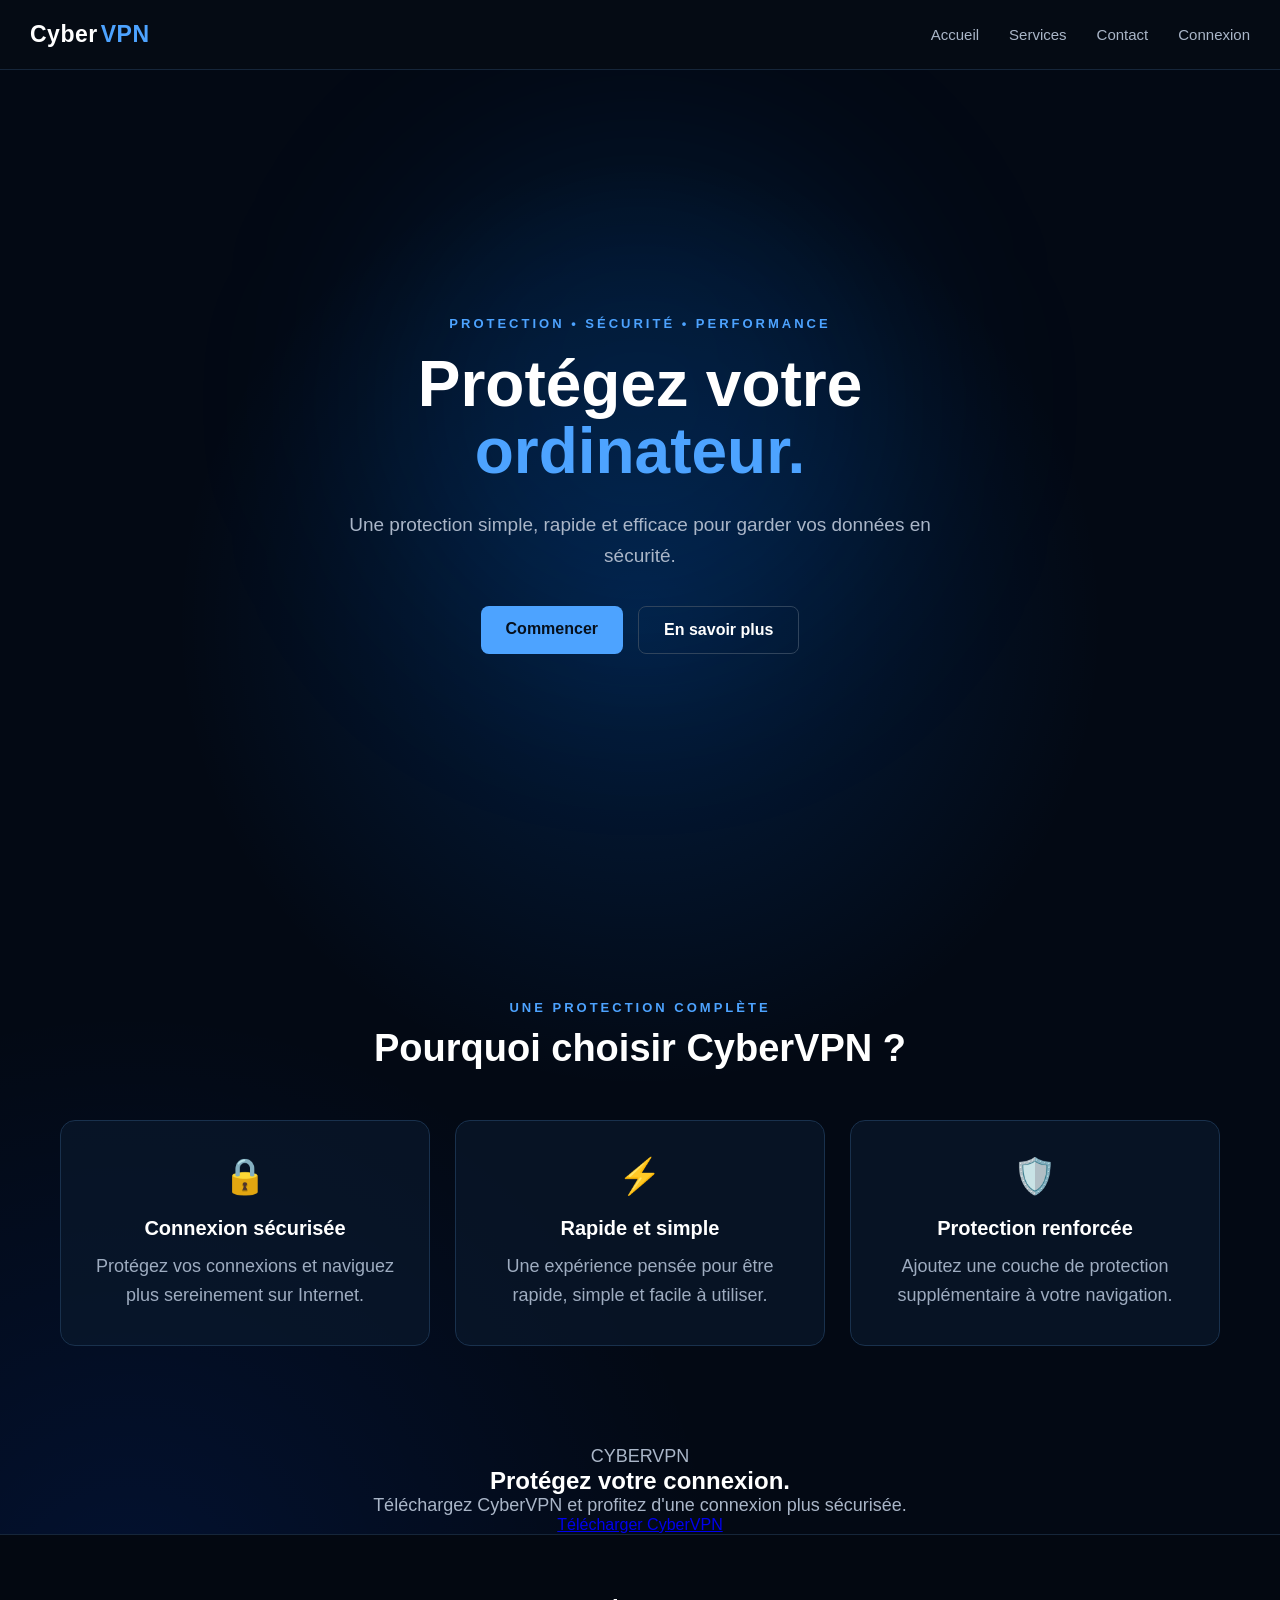
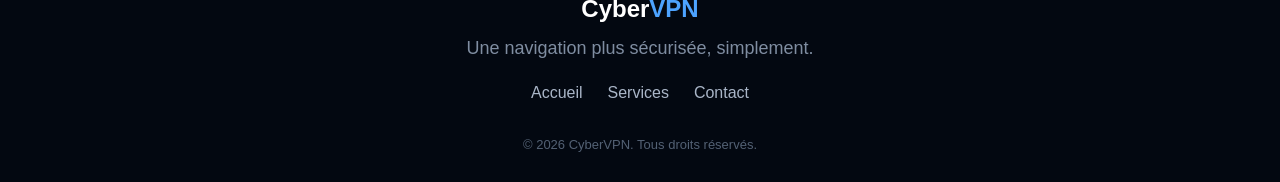
<file: index.html>
<!DOCTYPE html>
<html lang="fr">

<head>
    <meta charset="UTF-8">
    <meta name="viewport" content="width=device-width, initial-scale=1.0">

    <title>CyberVPN — Protection en ligne</title>

    <link rel="stylesheet" href="style.css">
</head>

<body>

    <header class="navbar">

        <div class="logo">
            <span>Cyber</span><strong>VPN</strong>
        </div>

        <button class="menu-button" onclick="toggleMenu()">
            ☰
        </button>

        <nav id="menu">
    <a href="index.html">Accueil</a>
    <a href="services.html">Services</a>
    <a href="contact.html">Contact</a>
    <a href="login.html">Connexion</a>
</nav>

    </header>


    <main>

        <section class="hero">

            <div class="hero-content">

                <p class="hero-small">
                    PROTECTION • SÉCURITÉ • PERFORMANCE
                </p>

                <h1>
                    Protégez votre<br>
                    <span>ordinateur.</span>
                </h1>

                <p class="hero-description">
                    Une protection simple, rapide et efficace
                    pour garder vos données en sécurité.
                </p>

                <div class="hero-buttons">

                    <a href="services.html" class="button-primary">
                        Commencer
                    </a>

                    <a href="services.html" class="button-secondary">
                        En savoir plus
                    </a>

                </div>

            </div>

        </section>


        <section class="features">

            <div class="section-title">

                <p>UNE PROTECTION COMPLÈTE</p>

                <h2>
                    Pourquoi choisir CyberVPN ?
                </h2>

            </div>


            <div class="feature-container">

                <div class="feature-card">

                    <div class="feature-icon">🔒</div>

                    <h3>
                        Connexion sécurisée
                    </h3>

                    <p>
                        Protégez vos connexions et naviguez
                        plus sereinement sur Internet.
                    </p>

                </div>


                <div class="feature-card">

                    <div class="feature-icon">⚡</div>

                    <h3>
                        Rapide et simple
                    </h3>

                    <p>
                        Une expérience pensée pour être
                        rapide, simple et facile à utiliser.
                    </p>

                </div>


                <div class="feature-card">

                    <div class="feature-icon">🛡️</div>

                    <h3>
                        Protection renforcée
                    </h3>

                    <p>
                        Ajoutez une couche de protection
                        supplémentaire à votre navigation.
                    </p>

                </div>

            </div>

        </section>


        <section class="download">

            <div class="download-box">

                <p class="download-small">
                    CYBERVPN
                </p>

                <h2>
                    Protégez votre connexion.
                </h2>

                <p>
                    Téléchargez CyberVPN et profitez
                    d'une connexion plus sécurisée.
                </p>

                <a href="services.html" class="download-button">
                    Télécharger CyberVPN
                </a>

            </div>

        </section>

    </main>


    <footer class="footer">

        <div class="footer-content">

            <div class="footer-logo">
                <span>Cyber</span><strong>VPN</strong>
            </div>

            <p>
                Une navigation plus sécurisée, simplement.
            </p>

            <div class="footer-links">

                <a href="index.html">Accueil</a>
                <a href="services.html">Services</a>
                <a href="contact.html">Contact</a>

            </div>

            <p class="copyright">
                © 2026 CyberVPN. Tous droits réservés.
            </p>

        </div>

    </footer>


    <script src="script.js"></script>

</body>

</html>
</file>
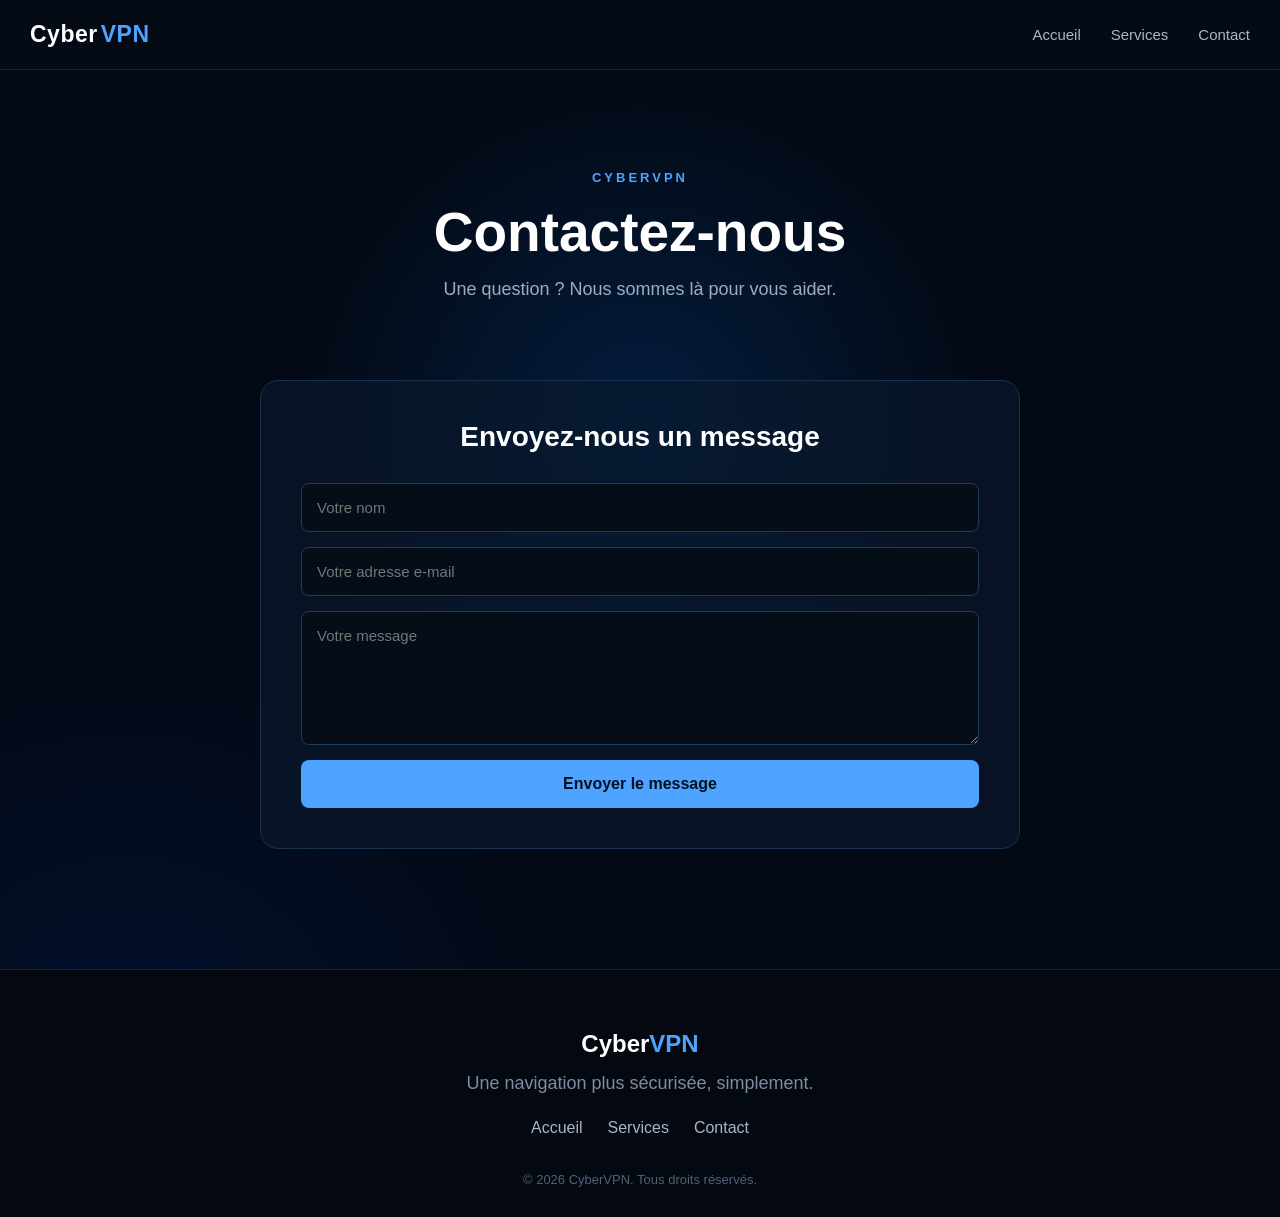
<file: contact.html>
<!DOCTYPE html>
<html lang="fr">

<head>
    <meta charset="UTF-8">
    <meta name="viewport" content="width=device-width, initial-scale=1.0">

    <title>CyberVPN - Contact</title>

    <link rel="stylesheet" href="style.css">
</head>

<body>

    <header class="navbar">

        <div class="logo">
            <span>Cyber</span><strong>VPN</strong>
        </div>

        <button class="menu-button" onclick="toggleMenu()">☰</button>

        <nav id="menu">
            <a href="index.html">Accueil</a>
            <a href="services.html">Services</a>
            <a href="contact.html">Contact</a>
        </nav>

    </header>

    <main>

        <section class="page-header">

            <p>CYBERVPN</p>

            <h1>Contactez-nous</h1>

            <span>
                Une question ? Nous sommes là pour vous aider.
            </span>

        </section>

        <section class="contact-section">

            <div class="contact-box">

                <h2>Envoyez-nous un message</h2>

                <form>

                    <input type="text" placeholder="Votre nom">

                    <input type="email" placeholder="Votre adresse e-mail">

                    <textarea
                        placeholder="Votre message"
                        rows="6"></textarea>

                    <button type="submit">
                        Envoyer le message
                    </button>

                </form>

            </div>

        </section>

    </main>

    <footer class="footer">

        <div class="footer-content">

            <div class="footer-logo">
                <span>Cyber</span><strong>VPN</strong>
            </div>

            <p>
                Une navigation plus sécurisée, simplement.
            </p>

            <div class="footer-links">
                <a href="index.html">Accueil</a>
                <a href="services.html">Services</a>
                <a href="contact.html">Contact</a>
            </div>

            <p class="copyright">
                © 2026 CyberVPN. Tous droits réservés.
            </p>

        </div>

    </footer>

    <script src="script.js"></script>

</body>

</html>
</file>
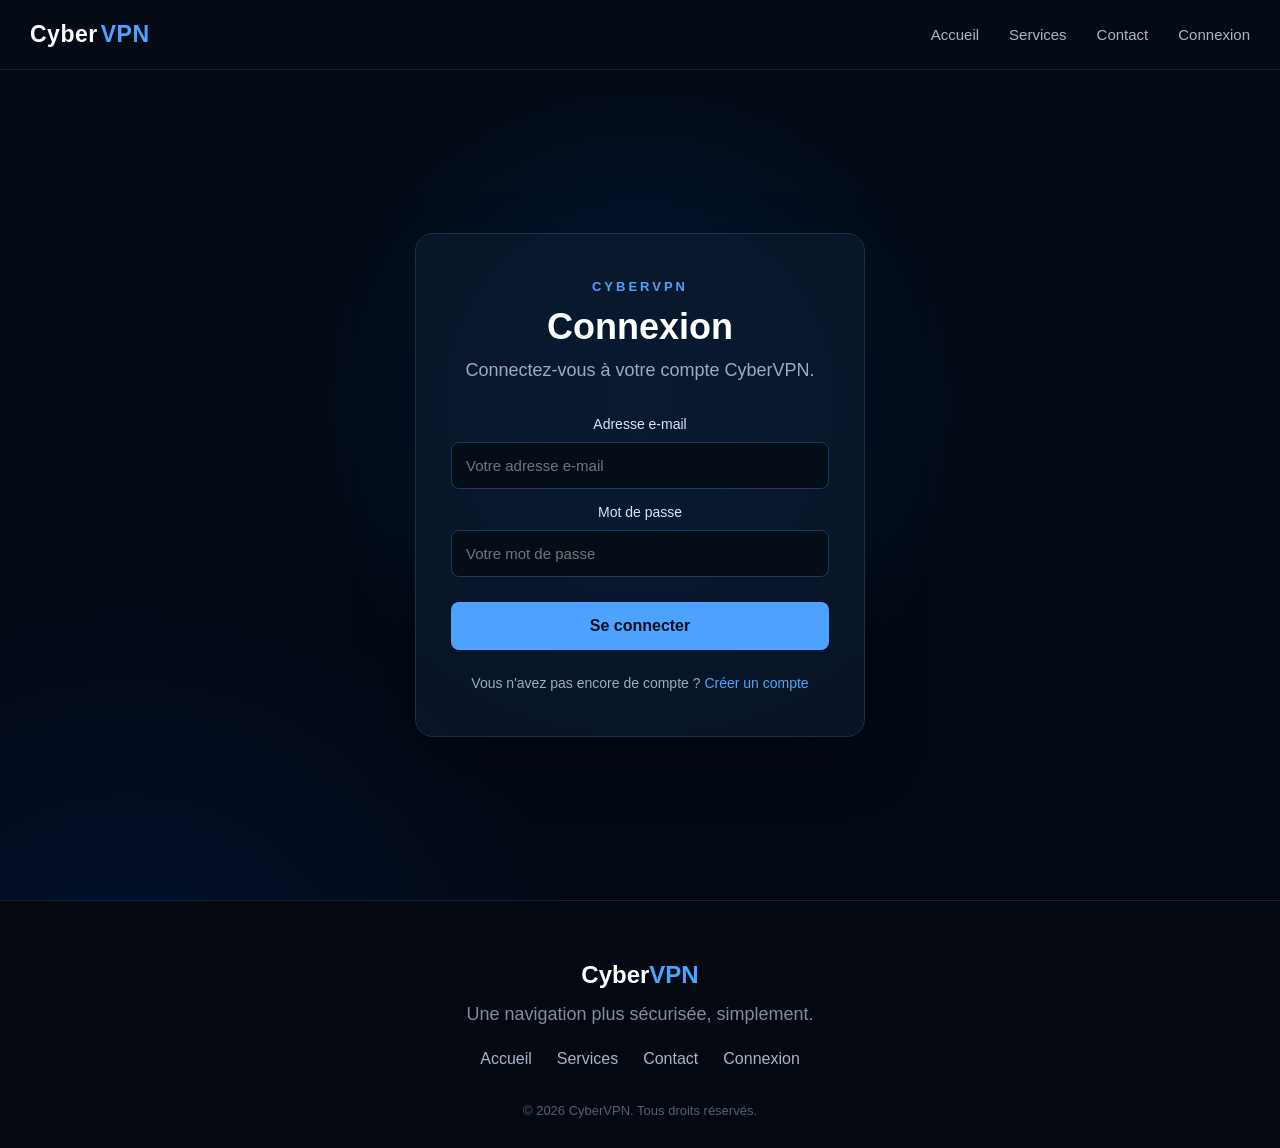
<file: login.html>
<!DOCTYPE html>
<html lang="fr">

<head>
    <meta charset="UTF-8">
    <meta name="viewport" content="width=device-width, initial-scale=1.0">

    <title>CyberVPN — Connexion</title>

    <link rel="stylesheet" href="style.css">
</head>

<body>

    <header class="navbar">

        <div class="logo">
            <span>Cyber</span><strong>VPN</strong>
        </div>

        <button class="menu-button" onclick="toggleMenu()">
            ☰
        </button>

        <nav id="menu">
            <a href="index.html">Accueil</a>
            <a href="services.html">Services</a>
            <a href="contact.html">Contact</a>
            <a href="login.html">Connexion</a>
        </nav>

    </header>


    <main>

        <section class="login-page">

            <div class="login-box">

                <p class="login-small">
                    CYBERVPN
                </p>

                <h1>
                    Connexion
                </h1>

                <p class="login-description">
                    Connectez-vous à votre compte CyberVPN.
                </p>


                <form id="loginForm">

                    <label for="email">
                        Adresse e-mail
                    </label>

                    <input
                        type="email"
                        id="email"
                        placeholder="Votre adresse e-mail"
                        required
                    >


                    <label for="password">
                        Mot de passe
                    </label>

                    <input
                        type="password"
                        id="password"
                        placeholder="Votre mot de passe"
                        required
                    >


                    <button type="submit">
                        Se connecter
                    </button>

                </form>


                <p class="login-register">
                    Vous n'avez pas encore de compte ?
                    <a href="register.html">Créer un compte</a>
                </p>

            </div>

        </section>

    </main>


    <footer class="footer">

        <div class="footer-content">

            <div class="footer-logo">
                <span>Cyber</span><strong>VPN</strong>
            </div>

            <p>
                Une navigation plus sécurisée, simplement.
            </p>

            <div class="footer-links">
                <a href="index.html">Accueil</a>
                <a href="services.html">Services</a>
                <a href="contact.html">Contact</a>
                <a href="login.html">Connexion</a>
            </div>

            <p class="copyright">
                © 2026 CyberVPN. Tous droits réservés.
            </p>

        </div>

    </footer>


    <script src="script.js"></script>

</body>

</html>
</file>
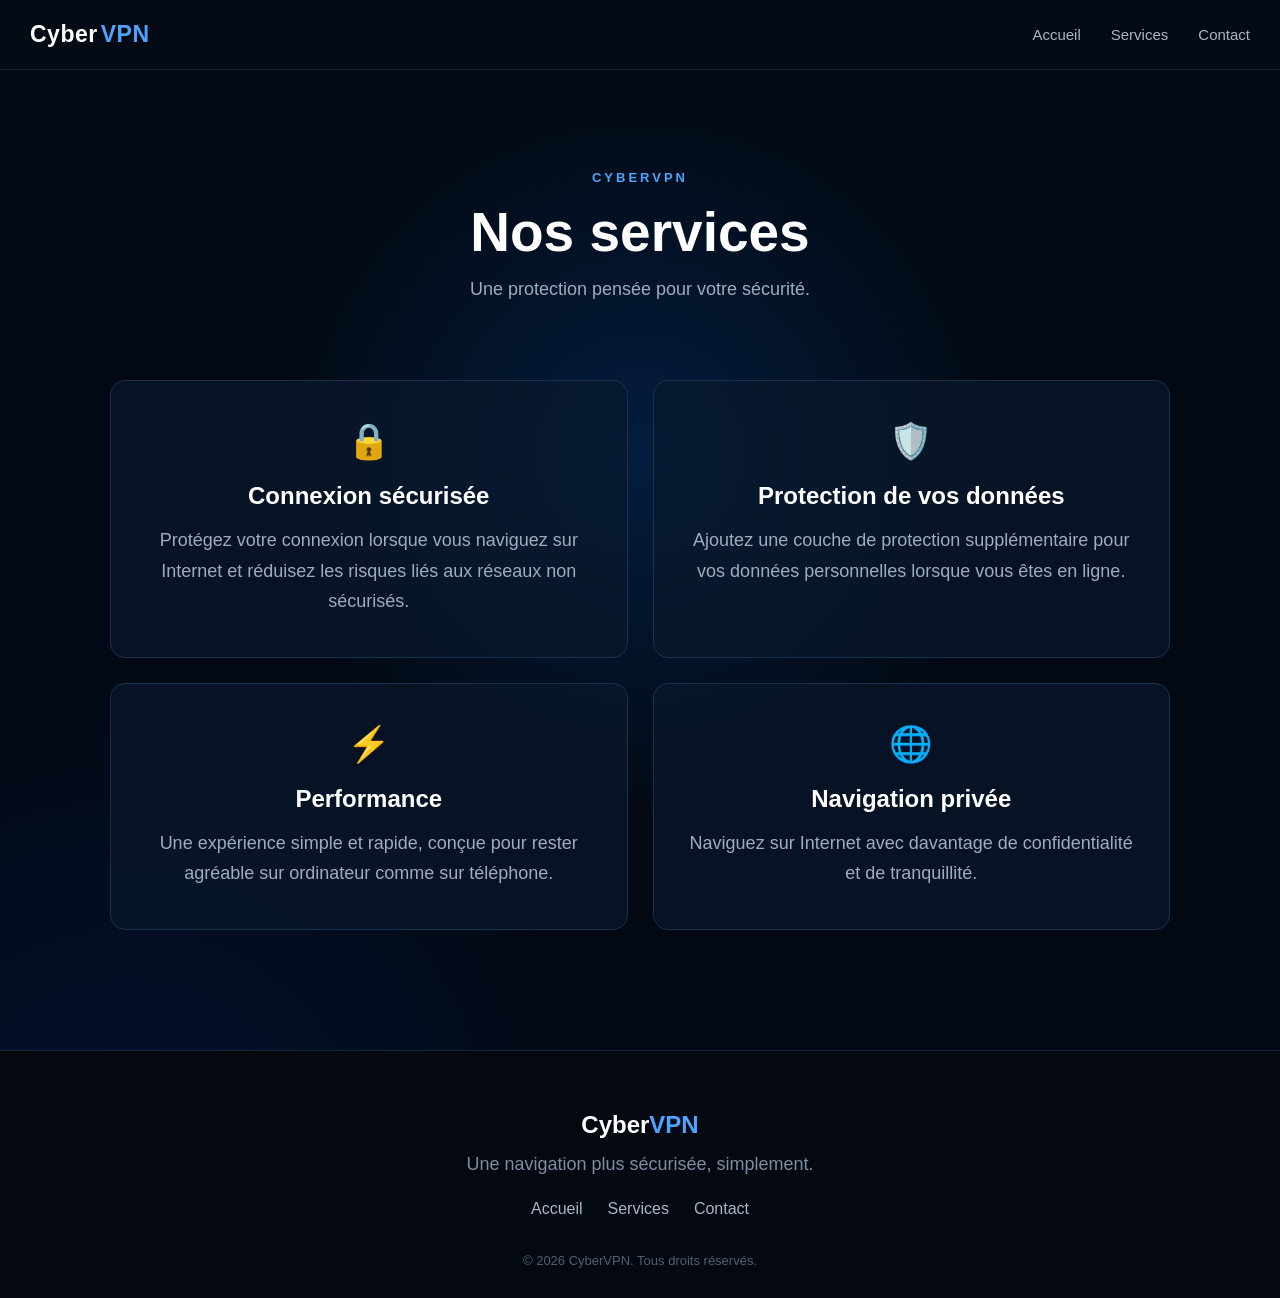
<file: services.html>
<!DOCTYPE html>
<html lang="fr">

<head>
    <meta charset="UTF-8">
    <meta name="viewport" content="width=device-width, initial-scale=1.0">

    <title>CyberVPN — Services</title>

    <link rel="stylesheet" href="style.css">
</head>

<body>

    <header class="navbar">

        <div class="logo">
            <span>Cyber</span><strong>VPN</strong>
        </div>

        <button class="menu-button" onclick="toggleMenu()">
            ☰
        </button>

        <nav id="menu">
            <a href="index.html">Accueil</a>
            <a href="services.html">Services</a>
            <a href="contact.html">Contact</a>
        </nav>

    </header>


    <main>

        <section class="page-header">

            <p>CYBERVPN</p>

            <h1>Nos services</h1>

            <span>
                Une protection pensée pour votre sécurité.
            </span>

        </section>


        <section class="service-list">

            <div class="service-card">

                <div class="feature-icon">🔒</div>

                <h2>Connexion sécurisée</h2>

                <p>
                    Protégez votre connexion lorsque vous
                    naviguez sur Internet et réduisez les
                    risques liés aux réseaux non sécurisés.
                </p>

            </div>


            <div class="service-card">

                <div class="feature-icon">🛡️</div>

                <h2>Protection de vos données</h2>

                <p>
                    Ajoutez une couche de protection
                    supplémentaire pour vos données
                    personnelles lorsque vous êtes en ligne.
                </p>

            </div>


            <div class="service-card">

                <div class="feature-icon">⚡</div>

                <h2>Performance</h2>

                <p>
                    Une expérience simple et rapide,
                    conçue pour rester agréable sur
                    ordinateur comme sur téléphone.
                </p>

            </div>


            <div class="service-card">

                <div class="feature-icon">🌐</div>

                <h2>Navigation privée</h2>

                <p>
                    Naviguez sur Internet avec davantage
                    de confidentialité et de tranquillité.
                </p>

            </div>

        </section>

    </main>


    <footer class="footer">

        <div class="footer-content">

            <div class="footer-logo">
                <span>Cyber</span><strong>VPN</strong>
            </div>

            <p>
                Une navigation plus sécurisée, simplement.
            </p>

            <div class="footer-links">
                <a href="index.html">Accueil</a>
                <a href="services.html">Services</a>
                <a href="contact.html">Contact</a>
            </div>

            <p class="copyright">
                © 2026 CyberVPN. Tous droits réservés.
            </p>

        </div>

    </footer>


    <script src="script.js"></script>

</body>

</html>
</file>
<file: style.css>
* {
    margin: 0;
    padding: 0;
    box-sizing: border-box;
}

body {
    background: #07111f;
    color: white;
    font-family: Arial, sans-serif;
    min-height: 100vh;
}

/* BARRE DE NAVIGATION */

.navbar {

    width: 100%;

    height: 70px;

    padding: 0 30px;

    display: flex;

    align-items: center;

    justify-content: space-between;

    background: #050b14;

    border-bottom: 1px solid #16263a;

}

.logo {

    font-size: 22px;

    font-weight: bold;

    color: white;

}

nav {

    display: flex;

    align-items: center;

    gap: 30px;

}

nav a {

    color: #aab6c8;

    text-decoration: none;

    font-size: 15px;

    transition: 0.2s;

}

nav a:hover {

    color: white;

}



/* LOGO */

.logo {
    font-size: 22px;
    font-weight: bold;
    color: white;
}

/* MENU */

/* BOUTON MENU MOBILE */

.menu-button {

    display: none;

    background: none;

    border: none;

    color: white;

    font-size: 28px;

    cursor: pointer;
} 
/* CONTENU */

main {
    text-align: center;
}

h1 {
    font-size: 42px;
    margin-bottom: 15px;
}

p {
    font-size: 18px;
    color: #aab6c8;
}/* GRAND ÉCRAN D'ACCUEIL */

.hero {
    min-height: calc(100vh - 70px);
    display: flex;
    align-items: center;
    justify-content: center;
    text-align: center;
    padding: 40px 20px;
}

.hero-content {
    max-width: 800px;
}

.hero-small {
    color: #4da3ff;
    font-size: 13px;
    font-weight: bold;
    letter-spacing: 3px;
    margin-bottom: 20px;
}

.hero h1 {
    font-size: 64px;
    line-height: 1.05;
    margin-bottom: 25px;
}

.hero h1 span {
    color: #4da3ff;
}

.hero-description {
    max-width: 600px;
    margin: 0 auto 35px;
    color: #aab6c8;
    font-size: 19px;
    line-height: 1.6;
}

/* BOUTONS */

.hero-buttons {
    display: flex;
    justify-content: center;
    gap: 15px;
}

.hero-buttons a {
    text-decoration: none;
    padding: 14px 25px;
    border-radius: 8px;
    font-weight: bold;
    transition: 0.2s;
}

.button-primary {
    background: #4da3ff;
    color: #06101d;
}

.button-primary:hover {
    transform: translateY(-2px);
}

.button-secondary {
    border: 1px solid #30445c;
    color: white;
}

.button-secondary:hover {
    background: #101e30;
}

/* VERSION TÉLÉPHONE */

@media (max-width: 600px) {

    .navbar {
        padding: 0 18px;
    }

    nav {
        gap: 10px;
    }

    nav a {
        font-size: 12px;
    }

    .logo {
        font-size: 17px;
    }

    .hero h1 {
        font-size: 43px;
    }

    .hero-description {
        font-size: 16px;
    }

    .hero-buttons {
        flex-direction: column;
    }

    .hero-buttons a {
        width: 100%;
    }
}
/* VERSION TÉLÉPHONE */

@media (max-width: 600px) {

    .navbar {
        height: 65px;
        padding: 0 18px;
        position: relative;
    }

    .logo {
        font-size: 18px;
    }

    .menu-button {
        display: block;
    }

    nav {
        display: none;
        position: absolute;
        top: 65px;
        left: 0;
        width: 100%;

        flex-direction: column;
        gap: 0;

        background: #050b14;
        border-bottom: 1px solid #16263a;
    }

    nav.active {
        display: flex;
    }

    nav a {
        width: 100%;
        padding: 18px;
        text-align: center;
        border-top: 1px solid #16263a;
    }
}
/* LOGO CYBERVPN */

.logo {
    font-size: 23px;
    font-weight: 700;
    letter-spacing: 0.5px;
}

.logo span {
    color: white;
}

.logo strong {
    color: #4da3ff;
    margin-left: 3px;
}
/* FOND CYBER LUMINEUX */

body {
    background:
        radial-gradient(circle at 50% 35%, rgba(0, 120, 255, 0.18), transparent 35%),
        radial-gradient(circle at 10% 90%, rgba(0, 80, 255, 0.12), transparent 30%),
        #030914;
}

/* LÉGER EFFET DE LUMIÈRE */

.hero {
    position: relative;
    overflow: hidden;
}

.hero::before {
    content: "";
    position: absolute;
    width: 500px;
    height: 500px;
    background: rgba(0, 120, 255, 0.12);
    filter: blur(100px);
    border-radius: 50%;
    top: 10%;
    left: 50%;
    transform: translateX(-50%);
    pointer-events: none;
}

.hero-content {
    position: relative;
    z-index: 1;
}
/* SECTION PROTECTIONS */

.features {
    padding: 100px 20px;
    max-width: 1200px;
    margin: auto;
}

.section-title {
    text-align: center;
    margin-bottom: 50px;
}

.section-title p {
    color: #4da3ff;
    font-size: 13px;
    font-weight: bold;
    letter-spacing: 3px;
    margin-bottom: 12px;
}

.section-title h2 {
    font-size: 38px;
    color: white;
}

.feature-container {
    display: grid;
    grid-template-columns: repeat(3, 1fr);
    gap: 25px;
}

.feature-card {
    padding: 35px 25px;
    background: rgba(10, 25, 45, 0.65);
    border: 1px solid #19314d;
    border-radius: 15px;
    text-align: center;
    transition: 0.3s;
}

.feature-card:hover {
    transform: translateY(-7px);
    border-color: #4da3ff;
}

.feature-icon {
    font-size: 35px;
    margin-bottom: 20px;
}

.feature-card h3 {
    font-size: 20px;
    margin-bottom: 12px;
}

.feature-card p {
    color: #9eacc0;
    line-height: 1.6;
}

/* TÉLÉPHONE */

@media (max-width: 700px) {

    .feature-container {
        grid-template-columns: 1fr;
    }

    .section-title h2 {
        font-size: 30px;
    }

    .features {
        padding: 70px 20px;
    }
}
/* FOOTER */

.footer {
    padding: 60px 20px 30px;
    background: #030811;
    border-top: 1px solid #16263a;
}

.footer-content {
    max-width: 1000px;
    margin: auto;
    text-align: center;
}

.footer-logo {
    font-size: 24px;
    font-weight: bold;
    margin-bottom: 15px;
}

.footer-logo span {
    color: white;
}

.footer-logo strong {
    color: #4da3ff;
}

.footer-content > p {
    color: #7f8da1;
    margin-bottom: 25px;
}

.footer-links {
    display: flex;
    justify-content: center;
    flex-wrap: wrap;
    gap: 25px;
    margin-bottom: 35px;
}

.footer-links a {
    color: #aab6c8;
    text-decoration: none;
}

.footer-links a:hover {
    color: white;
}

.footer .copyright {
    color: #536174;
    font-size: 13px;
    margin: 0;
}
/* PAGE SERVICES */

.page-header {
    padding: 100px 20px 60px;
    text-align: center;
}

.page-header p {
    color: #4da3ff;
    font-size: 13px;
    font-weight: bold;
    letter-spacing: 3px;
    margin-bottom: 15px;
}

.page-header h1 {
    font-size: 55px;
    margin-bottom: 15px;
}

.page-header span {
    color: #9eacc0;
    font-size: 18px;
}

.service-list {
    max-width: 1100px;
    margin: 0 auto;
    padding: 20px 20px 120px;

    display: grid;
    grid-template-columns: repeat(2, 1fr);
    gap: 25px;
}

.service-card {
    padding: 40px 30px;

    background: rgba(10, 25, 45, 0.65);
    border: 1px solid #19314d;
    border-radius: 15px;

    transition: 0.3s;
}

.service-card:hover {
    transform: translateY(-7px);
    border-color: #4da3ff;
}

.service-card .feature-icon {
    font-size: 35px;
    margin-bottom: 20px;
}

.service-card h2 {
    font-size: 24px;
    margin-bottom: 15px;
}

.service-card p {
    color: #9eacc0;
    line-height: 1.7;
}


/* TELEPHONE */

@media (max-width: 700px) {

    .page-header {
        padding: 70px 20px 40px;
    }

    .page-header h1 {
        font-size: 40px;
    }

    .page-header span {
        font-size: 16px;
    }

    .service-list {
        grid-template-columns: 1fr;
        padding-bottom: 80px;
    }

}
/* PAGE CONTACT */

.contact-section {
    max-width: 800px;
    margin: 0 auto;
    padding: 20px 20px 120px;
}

.contact-box {
    padding: 40px;
    background: rgba(10, 25, 45, 0.65);
    border: 1px solid #19314d;
    border-radius: 18px;
}

.contact-box h2 {
    font-size: 28px;
    margin-bottom: 30px;
    text-align: center;
}

.contact-box form {
    display: flex;
    flex-direction: column;
    gap: 15px;
}

.contact-box input,
.contact-box textarea {
    width: 100%;
    padding: 15px;

    background: #050d18;
    color: white;

    border: 1px solid #1d3b5c;
    border-radius: 8px;

    font-family: Arial, sans-serif;
    font-size: 15px;

    outline: none;
}

.contact-box input:focus,
.contact-box textarea:focus {
    border-color: #4da3ff;
}

.contact-box textarea {
    resize: vertical;
}

.contact-box button {
    padding: 15px;

    background: #4da3ff;
    color: #03101d;

    border: none;
    border-radius: 8px;

    font-size: 16px;
    font-weight: bold;

    cursor: pointer;
    transition: 0.2s;
}

.contact-box button:hover {
    transform: translateY(-2px);
}

/* TÉLÉPHONE */

@media (max-width: 600px) {

    .contact-section {
        padding: 10px 15px 80px;
    }

    .contact-box {
        padding: 25px 18px;
    }

    .contact-box h2 {
        font-size: 23px;
    }

}
/* CONNEXION ET INSCRIPTION */

.login-page {
    min-height: calc(100vh - 70px);
    display: flex;
    justify-content: center;
    align-items: center;
    padding: 60px 20px;
}

.login-box {
    width: 100%;
    max-width: 450px;
    padding: 45px 35px;

    background: rgba(10, 25, 45, 0.75);
    border: 1px solid #19314d;
    border-radius: 18px;

    box-shadow: 0 20px 60px rgba(0, 0, 0, 0.3);
}

.login-small {
    color: #4da3ff;
    font-size: 13px;
    font-weight: bold;
    letter-spacing: 3px;
    text-align: center;
    margin-bottom: 12px;
}

.login-box h1 {
    color: white;
    text-align: center;
    font-size: 36px;
    margin-bottom: 12px;
}

.login-description {
    color: #9eacc0;
    text-align: center;
    margin-bottom: 30px;
}

.login-box form {
    display: flex;
    flex-direction: column;
    gap: 10px;
}

.login-box label {
    color: #dce6f2;
    font-size: 14px;
    margin-top: 5px;
}

.login-box input {
    width: 100%;
    padding: 14px;

    background: #050d18;
    color: white;

    border: 1px solid #1d3b5c;
    border-radius: 8px;

    font-size: 15px;
    outline: none;
}

.login-box input:focus {
    border-color: #4da3ff;
}

.login-box button {
    margin-top: 15px;
    padding: 15px;

    background: #4da3ff;
    color: #03101d;

    border: none;
    border-radius: 8px;

    font-size: 16px;
    font-weight: bold;

    cursor: pointer;
}

.login-register {
    color: #9eacc0;
    text-align: center;
    margin-top: 25px;
    font-size: 14px;
}

.login-register a {
    color: #4da3ff;
    text-decoration: none;
}

.login-register a:hover {
    text-decoration: underline;
}


/* TELEPHONE */

@media (max-width: 600px) {

    .login-page {
        padding: 40px 15px;
    }

    .login-box {
        padding: 35px 20px;
    }

    .login-box h1 {
        font-size: 30px;
    }

}
/* CORRECTION MENU MOBILE */

.navbar {
    position: relative;
    z-index: 1000;
}

#menu {
    z-index: 1001;
}

.menu-button {
    position: relative;
    z-index: 1002;
}

#menu a {
    position: relative;
    z-index: 1003;
    pointer-events: auto;
}
.login-page {
    padding-top: 60px;
}

.login-box form {
    display: flex;
    flex-direction: column;
}

.login-box input,
.login-box button {
    width: 100%;
}
</file>
